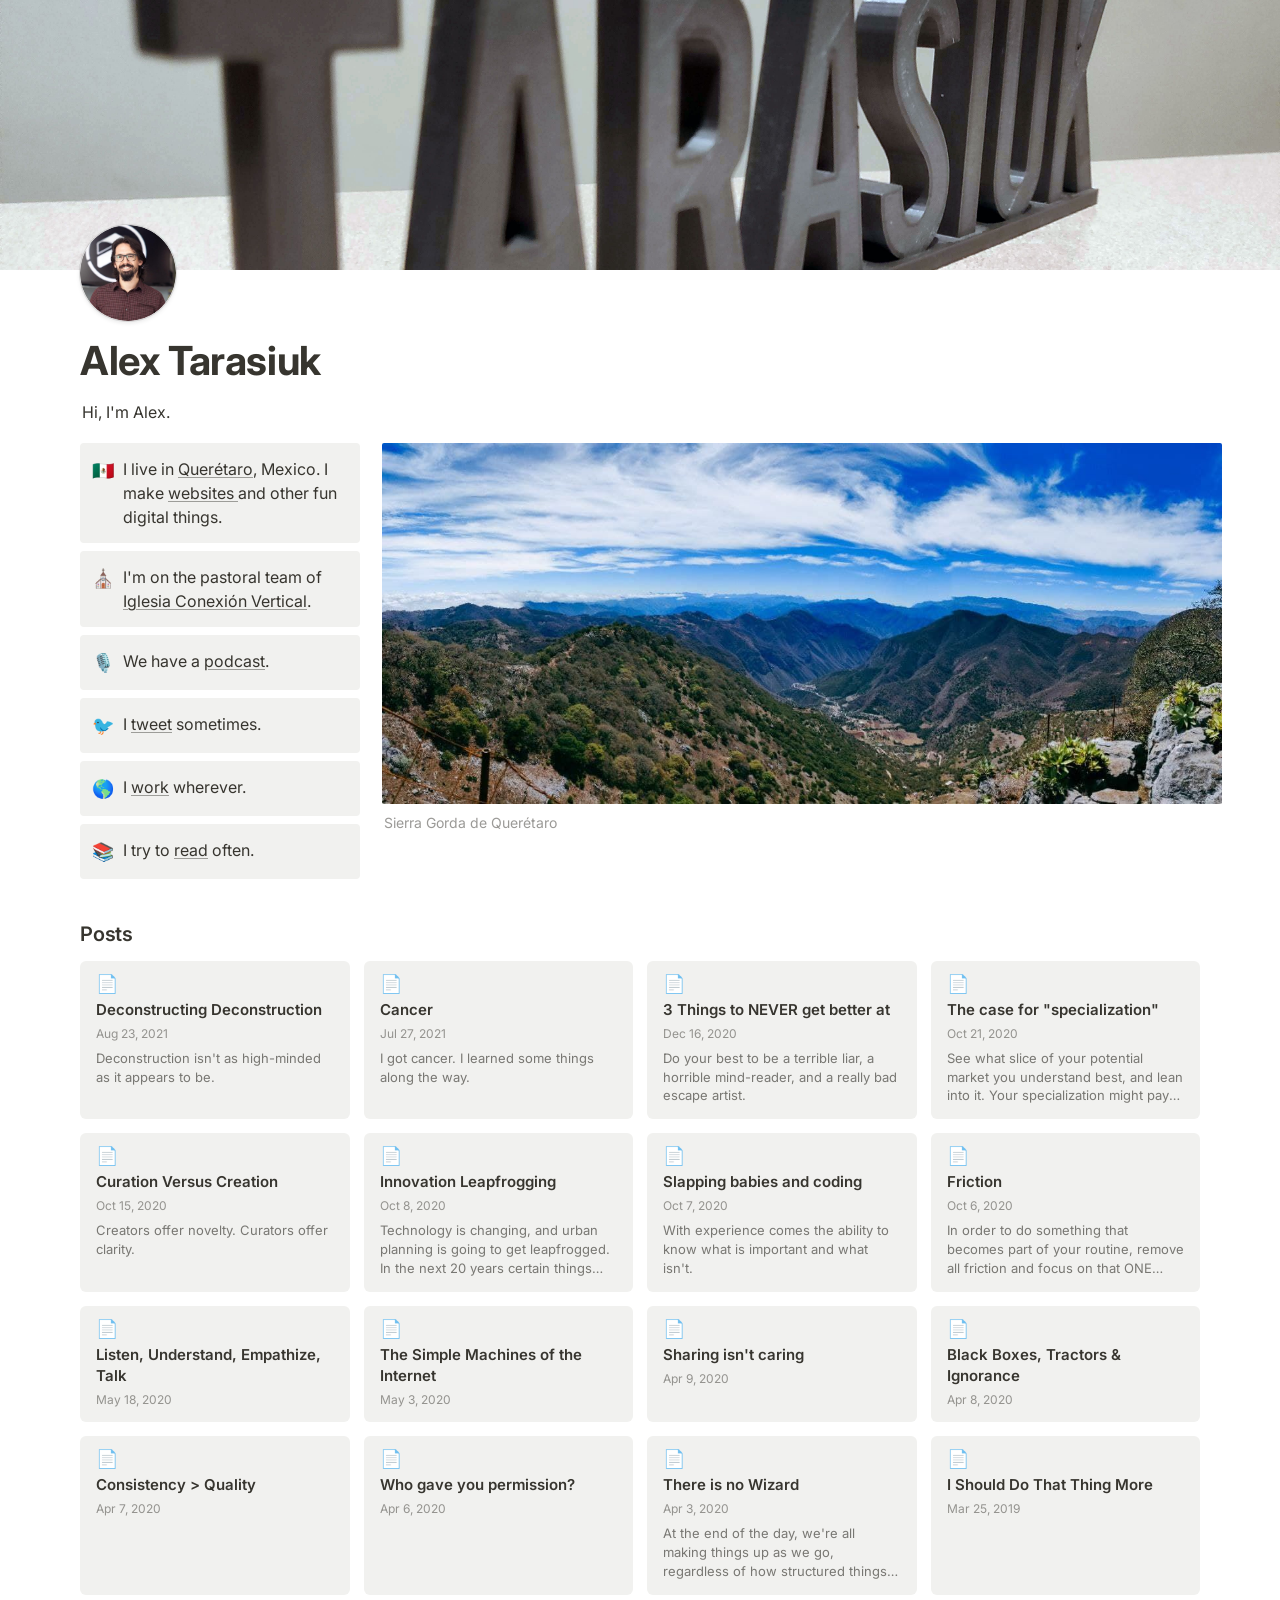
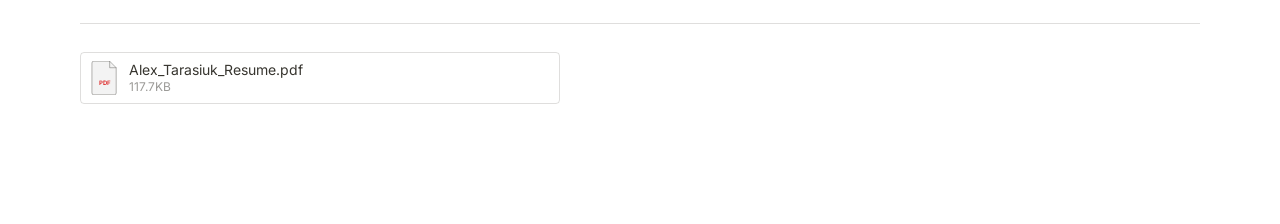
<file: index.html>
<!DOCTYPE html>
<html lang="en">
<head>
    <meta charset="UTF-8">
    <meta name="viewport" content="width=device-width, initial-scale=1.0">
    <title>Alex Tarasiuk</title>
    <meta name="description" content="Hi, I'm Alex. I live in Querétaro, Mexico. I make websites and other fun digital things.">
    <meta property="og:title" content="Alex Tarasiuk">
    <meta property="og:description" content="Hi, I'm Alex. I live in Querétaro, Mexico. I make websites and other fun digital things.">
    <meta property="og:image" content="assets/cover.jpg">
    <link rel="icon" href="assets/profile.png">
    <link rel="preconnect" href="https://fonts.googleapis.com">
    <link rel="preconnect" href="https://fonts.gstatic.com" crossorigin>
    <link href="https://fonts.googleapis.com/css2?family=Inter:wght@400;500;600;700&display=swap" rel="stylesheet">
    <link rel="stylesheet" href="assets/style.css">
</head>
<body>
    <div class="cover">
        <img src="assets/cover.jpg" alt="" loading="eager">
    </div>

    <main class="page page-full-width">
        <div class="page-header">
            <img class="page-icon-img" src="assets/profile.png" alt="Alex Tarasiuk">
            <h1 class="page-title">Alex Tarasiuk</h1>
        </div>

        <p class="intro">Hi, I'm Alex.</p>

        <div class="columns">
            <div class="col col-left">
                <div class="callout">
                    <span class="callout-icon">🇲🇽</span>
                    <span class="callout-body">I live in <a href="https://www.google.com/maps/place/Santiago+de+Quer%C3%A9taro,+Qro./@20.6122138,-100.4452366,13z/data=!3m1!4b1!4m5!3m4!1s0x85d35b8fdc5b9255:0x97b094aa561b832f!8m2!3d20.5887932!4d-100.3898881" target="_blank" rel="noopener">Querétaro</a>, Mexico. I make <a href="https://www.replicant.media/" target="_blank" rel="noopener">websites </a>and other fun digital things.</span>
                </div>
                <div class="callout">
                    <span class="callout-icon">⛪</span>
                    <span class="callout-body">I'm on the pastoral team of <a href="http://iglesiaconexionvertical.com" target="_blank" rel="noopener">Iglesia Conexión Vertical</a>.</span>
                </div>
                <div class="callout">
                    <span class="callout-icon">🎙️</span>
                    <span class="callout-body">We have a <a href="https://anchor.fm/entresemana" target="_blank" rel="noopener">podcast</a>.</span>
                </div>
                <div class="callout">
                    <span class="callout-icon">🐦</span>
                    <span class="callout-body">I <a href="https://twitter.com/antar37" target="_blank" rel="noopener">tweet</a> sometimes.</span>
                </div>
                <div class="callout">
                    <span class="callout-icon">🌎</span>
                    <span class="callout-body">I <a href="https://www.linkedin.com/in/alex-tarasiuk-63a87720/" target="_blank" rel="noopener">work</a> wherever.</span>
                </div>
                <div class="callout">
                    <span class="callout-icon">📚</span>
                    <span class="callout-body">I try to <a href="https://alextarasiuk.notion.site/1a1f3ec827b94b3a821a2b7e3beb5c36" target="_blank" rel="noopener">read</a> often.</span>
                </div>
            </div>

            <div class="col col-right">
                <figure class="image-block">
                    <img src="assets/sierra-gorda.jpg" alt="Sierra Gorda de Querétaro">
                    <figcaption>Sierra Gorda de Querétaro</figcaption>
                </figure>
            </div>
        </div>

        <section class="posts" id="posts">
            <h2 class="section-title">Posts</h2>
            <div class="posts-grid" id="posts-grid">
                <!-- populated by JS from posts/index.json -->
            </div>
        </section>

        <hr class="divider">

        <a class="file" href="Alex_Tarasiuk_Resume.pdf" target="_blank" rel="noopener">
            <span class="file-icon" aria-hidden="true">
                <svg viewBox="0 0 30 36" xmlns="http://www.w3.org/2000/svg">
                    <path d="M3 0h17l7 7v27a2 2 0 0 1-2 2H3a2 2 0 0 1-2-2V2a2 2 0 0 1 2-2z" fill="currentColor" opacity="0.06"/>
                    <path d="M3 0h17l7 7v27a2 2 0 0 1-2 2H3a2 2 0 0 1-2-2V2a2 2 0 0 1 2-2z" fill="none" stroke="currentColor" stroke-opacity="0.4" stroke-width="1"/>
                    <path d="M20 0v7h7" fill="none" stroke="currentColor" stroke-opacity="0.4" stroke-width="1"/>
                    <text x="15" y="26" text-anchor="middle" font-family="Inter, Arial, sans-serif" font-size="6.5" font-weight="700" fill="#e03e3e">PDF</text>
                </svg>
            </span>
            <span class="file-info">
                <span class="file-name">Alex_Tarasiuk_Resume.pdf</span>
                <span class="file-size">117.7KB</span>
            </span>
        </a>
    </main>

    <script>
        (async function () {
            try {
                const res = await fetch('posts/index.json');
                if (!res.ok) return;
                const posts = await res.json();
                const grid = document.getElementById('posts-grid');
                grid.innerHTML = posts.map(p => {
                    const date = p.published ? new Date(p.published + 'T00:00:00').toLocaleDateString('en-US', { year: 'numeric', month: 'short', day: 'numeric' }) : '';
                    const slug = encodeURIComponent(p.file.replace(/\.md$/, ''));
                    return `
                        <a class="post-card" href="post.html?p=${slug}">
                            <span class="post-card-icon">📄</span>
                            <span class="post-card-title">${escapeHtml(p.title)}</span>
                            ${date ? `<span class="post-card-date">${date}</span>` : ''}
                            ${p.tldr ? `<span class="post-card-tldr">${escapeHtml(p.tldr)}</span>` : ''}
                        </a>`;
                }).join('');
            } catch (e) {
                console.warn('Could not load posts index:', e);
            }
        })();

        function escapeHtml(s) {
            return String(s).replace(/[&<>"']/g, c => ({ '&': '&amp;', '<': '&lt;', '>': '&gt;', '"': '&quot;', "'": '&#39;' }[c]));
        }
    </script>
</body>
</html>
</file>
<file: assets/style.css>
:root {
    --text: rgb(55, 53, 47);
    --text-muted: rgba(55, 53, 47, 0.65);
    --text-caption: rgba(55, 53, 47, 0.5);
    --bg: #ffffff;
    --bg-callout: rgba(241, 241, 239, 1);
    --bg-hover: rgba(55, 53, 47, 0.06);
    --link-underline: rgba(55, 53, 47, 0.45);
    --link-hover: rgba(55, 53, 47, 0.9);
    --divider: rgba(55, 53, 47, 0.16);
    --shadow: rgba(15, 15, 15, 0.1) 0 0 0 1px, rgba(15, 15, 15, 0.1) 0 2px 4px;
    --code-bg: rgba(135, 131, 120, 0.15);
    --code-color: #eb5757;
    --quote-border: currentColor;
}

@media (prefers-color-scheme: dark) {
    :root {
        --text: rgba(255, 255, 255, 0.9);
        --text-muted: rgba(255, 255, 255, 0.6);
        --text-caption: rgba(255, 255, 255, 0.45);
        --bg: rgb(25, 25, 25);
        --bg-callout: rgba(45, 45, 45, 1);
        --bg-hover: rgba(255, 255, 255, 0.055);
        --link-underline: rgba(255, 255, 255, 0.4);
        --link-hover: rgba(255, 255, 255, 0.9);
        --divider: rgba(255, 255, 255, 0.13);
        --shadow: rgba(0, 0, 0, 0.1) 0 0 0 1px, rgba(0, 0, 0, 0.2) 0 2px 4px;
        --code-bg: rgba(135, 131, 120, 0.15);
        --code-color: #ff7369;
    }
}

* { box-sizing: border-box; }

html, body {
    margin: 0;
    padding: 0;
    background: var(--bg);
    color: var(--text);
    font-family: 'Inter', -apple-system, BlinkMacSystemFont, 'Segoe UI', Helvetica, 'Apple Color Emoji', Arial, sans-serif, 'Segoe UI Emoji', 'Segoe UI Symbol';
    -webkit-font-smoothing: antialiased;
    -moz-osx-font-smoothing: grayscale;
    text-rendering: optimizeLegibility;
    font-size: 16px;
    line-height: 1.5;
}

/* ----- Cover ----- */
.cover {
    width: 100%;
    height: 30vh;
    min-height: 180px;
    max-height: 320px;
    overflow: hidden;
    position: relative;
    background: #1f1f1f;
}

.cover img {
    width: 100%;
    height: 100%;
    object-fit: cover;
    object-position: center 33%;
    display: block;
}

/* ----- Page container ----- */
.page {
    max-width: 708px;
    margin: 0 auto;
    padding: 0 96px 120px;
    position: relative;
}

.page-full-width {
    max-width: 1280px;
    padding-left: 80px;
    padding-right: 80px;
}

.page-header {
    margin-top: -45px;
    margin-bottom: 8px;
}

.page-icon-img {
    width: 96px;
    height: 96px;
    border-radius: 50%;
    object-fit: cover;
    box-shadow: var(--shadow);
    background: var(--bg);
    display: block;
}

.page-title {
    font-size: 40px;
    font-weight: 700;
    line-height: 1.2;
    margin: 16px 0 12px;
    letter-spacing: -0.01em;
}

.intro {
    margin: 0 0 16px;
    padding: 3px 2px;
}

/* ----- Paragraphs / links ----- */
p {
    margin: 0 0 8px;
    padding: 3px 2px;
}

a {
    color: inherit;
    text-decoration: underline;
    text-decoration-color: var(--link-underline);
    text-decoration-thickness: 1px;
    text-underline-offset: 2px;
    transition: text-decoration-color 120ms ease;
}

a:hover {
    text-decoration-color: var(--link-hover);
}

/* ----- Two-column layout ----- */
.columns {
    display: grid;
    grid-template-columns: 25% 75%;
    gap: 22px;
    margin: 14px 0 32px;
    align-items: start;
}

.col { min-width: 0; }

.callout {
    display: flex;
    gap: 9px;
    background: var(--bg-callout);
    border-radius: 4px;
    padding: 14px 14px 14px 12px;
    margin-bottom: 8px;
    line-height: 1.5;
}

.callout-icon {
    flex: 0 0 auto;
    font-size: 18px;
    line-height: 1.5;
    width: 22px;
    text-align: center;
}

.callout-body { flex: 1; min-width: 0; }

.image-block { margin: 0; }

.image-block img {
    display: block;
    width: 100%;
    height: auto;
    border-radius: 2px;
}

.image-block figcaption {
    font-size: 14px;
    color: var(--text-caption);
    margin-top: 8px;
    padding: 0 2px;
}

/* ----- Posts section ----- */
.section-title {
    font-size: 20px;
    font-weight: 600;
    margin: 24px 0 12px;
    letter-spacing: -0.01em;
}

.posts-grid {
    display: grid;
    grid-template-columns: repeat(auto-fill, minmax(240px, 1fr));
    gap: 14px;
    margin: 0 0 24px;
}

.post-card {
    display: flex;
    flex-direction: column;
    gap: 6px;
    padding: 14px 16px;
    background: var(--bg-callout);
    border-radius: 6px;
    color: inherit;
    text-decoration: none;
    line-height: 1.4;
    transition: background 120ms ease, transform 120ms ease;
}

.post-card:hover {
    background: var(--bg-hover);
    transform: translateY(-1px);
}

.post-card-icon {
    font-size: 18px;
    line-height: 1;
}

.post-card-title {
    font-weight: 600;
    font-size: 15px;
}

.post-card-date {
    font-size: 12px;
    color: var(--text-caption);
}

.post-card-tldr {
    font-size: 13px;
    color: var(--text-muted);
    line-height: 1.45;
    display: -webkit-box;
    -webkit-line-clamp: 3;
    -webkit-box-orient: vertical;
    overflow: hidden;
}

/* ----- Divider & file card ----- */
.divider {
    border: 0;
    border-top: 1px solid var(--divider);
    margin: 28px 0;
}

.file {
    display: flex;
    align-items: center;
    gap: 10px;
    padding: 8px 10px;
    border-radius: 4px;
    border: 1px solid var(--divider);
    text-decoration: none;
    color: var(--text);
    transition: background 120ms ease;
    max-width: 480px;
}

.file:hover { background: var(--bg-hover); }

.file-icon {
    width: 28px;
    height: 34px;
    flex-shrink: 0;
    display: flex;
    align-items: center;
    justify-content: center;
    color: var(--text);
}

.file-icon svg { width: 28px; height: 34px; }

.file-info {
    display: flex;
    flex-direction: column;
    min-width: 0;
}

.file-name {
    font-size: 14px;
    line-height: 1.3;
    overflow: hidden;
    text-overflow: ellipsis;
    white-space: nowrap;
}

.file-size {
    font-size: 12px;
    color: var(--text-caption);
    line-height: 1.3;
}

/* ----- Post page ----- */
.post-page .page {
    max-width: 708px;
    padding: 48px 96px 120px;
}

.post-nav {
    margin-bottom: 24px;
}

.post-nav-bottom { margin-top: 24px; }

.back-link {
    font-size: 14px;
    color: var(--text-muted);
    text-decoration: none;
}

.back-link:hover { color: var(--text); }

.post-header {
    margin: 0 0 24px;
}

.post-title {
    font-size: 40px;
    font-weight: 700;
    line-height: 1.2;
    margin: 0 0 6px;
    letter-spacing: -0.01em;
}

.post-date {
    font-size: 14px;
    color: var(--text-caption);
    margin: 0;
}

.post-body h1,
.post-body h2,
.post-body h3 {
    line-height: 1.3;
    letter-spacing: -0.01em;
    margin: 28px 0 6px;
}

.post-body h1 { font-size: 30px; font-weight: 700; }
.post-body h2 { font-size: 24px; font-weight: 600; }
.post-body h3 { font-size: 20px; font-weight: 600; }

.post-body p,
.post-body ul,
.post-body ol {
    margin: 0 0 12px;
}

.post-body ul, .post-body ol {
    padding-left: 1.6em;
}

.post-body li {
    margin: 4px 0;
}

.post-body img {
    max-width: 100%;
    height: auto;
    border-radius: 3px;
    margin: 16px 0 6px;
    display: block;
}

.post-body img + em {
    display: block;
    font-size: 14px;
    color: var(--text-caption);
    margin-bottom: 16px;
}

.post-body blockquote {
    margin: 12px 0;
    padding: 4px 0 4px 14px;
    border-left: 3px solid var(--text);
    font-size: 1.2em;
    line-height: 1.5;
}

.post-body code {
    background: var(--code-bg);
    color: var(--code-color);
    padding: 1px 6px;
    border-radius: 3px;
    font-family: 'SFMono-Regular', Menlo, Consolas, 'PT Mono', 'Liberation Mono', Courier, monospace;
    font-size: 0.85em;
}

.post-body pre {
    background: var(--bg-callout);
    padding: 16px;
    border-radius: 4px;
    overflow-x: auto;
    margin: 12px 0;
}

.post-body pre code {
    background: none;
    color: inherit;
    padding: 0;
    font-size: 0.9em;
}

.post-body hr {
    border: 0;
    border-top: 1px solid var(--divider);
    margin: 24px 0;
}

.loading {
    color: var(--text-muted);
    font-size: 14px;
}

/* ----- Responsive ----- */
@media (max-width: 900px) {
    .page-full-width {
        padding-left: 48px;
        padding-right: 48px;
    }
    .columns {
        grid-template-columns: 1fr;
    }
}

@media (max-width: 700px) {
    .page,
    .page-full-width,
    .post-page .page {
        padding-left: 24px;
        padding-right: 24px;
        padding-bottom: 80px;
    }
    .post-page .page { padding-top: 32px; }
    .page-title, .post-title { font-size: 32px; }
    .cover { height: 24vh; min-height: 150px; }
    .page-icon-img { width: 72px; height: 72px; }
    .page-header { margin-top: -36px; }
    .post-body h1 { font-size: 26px; }
    .post-body h2 { font-size: 22px; }
}
</file>
